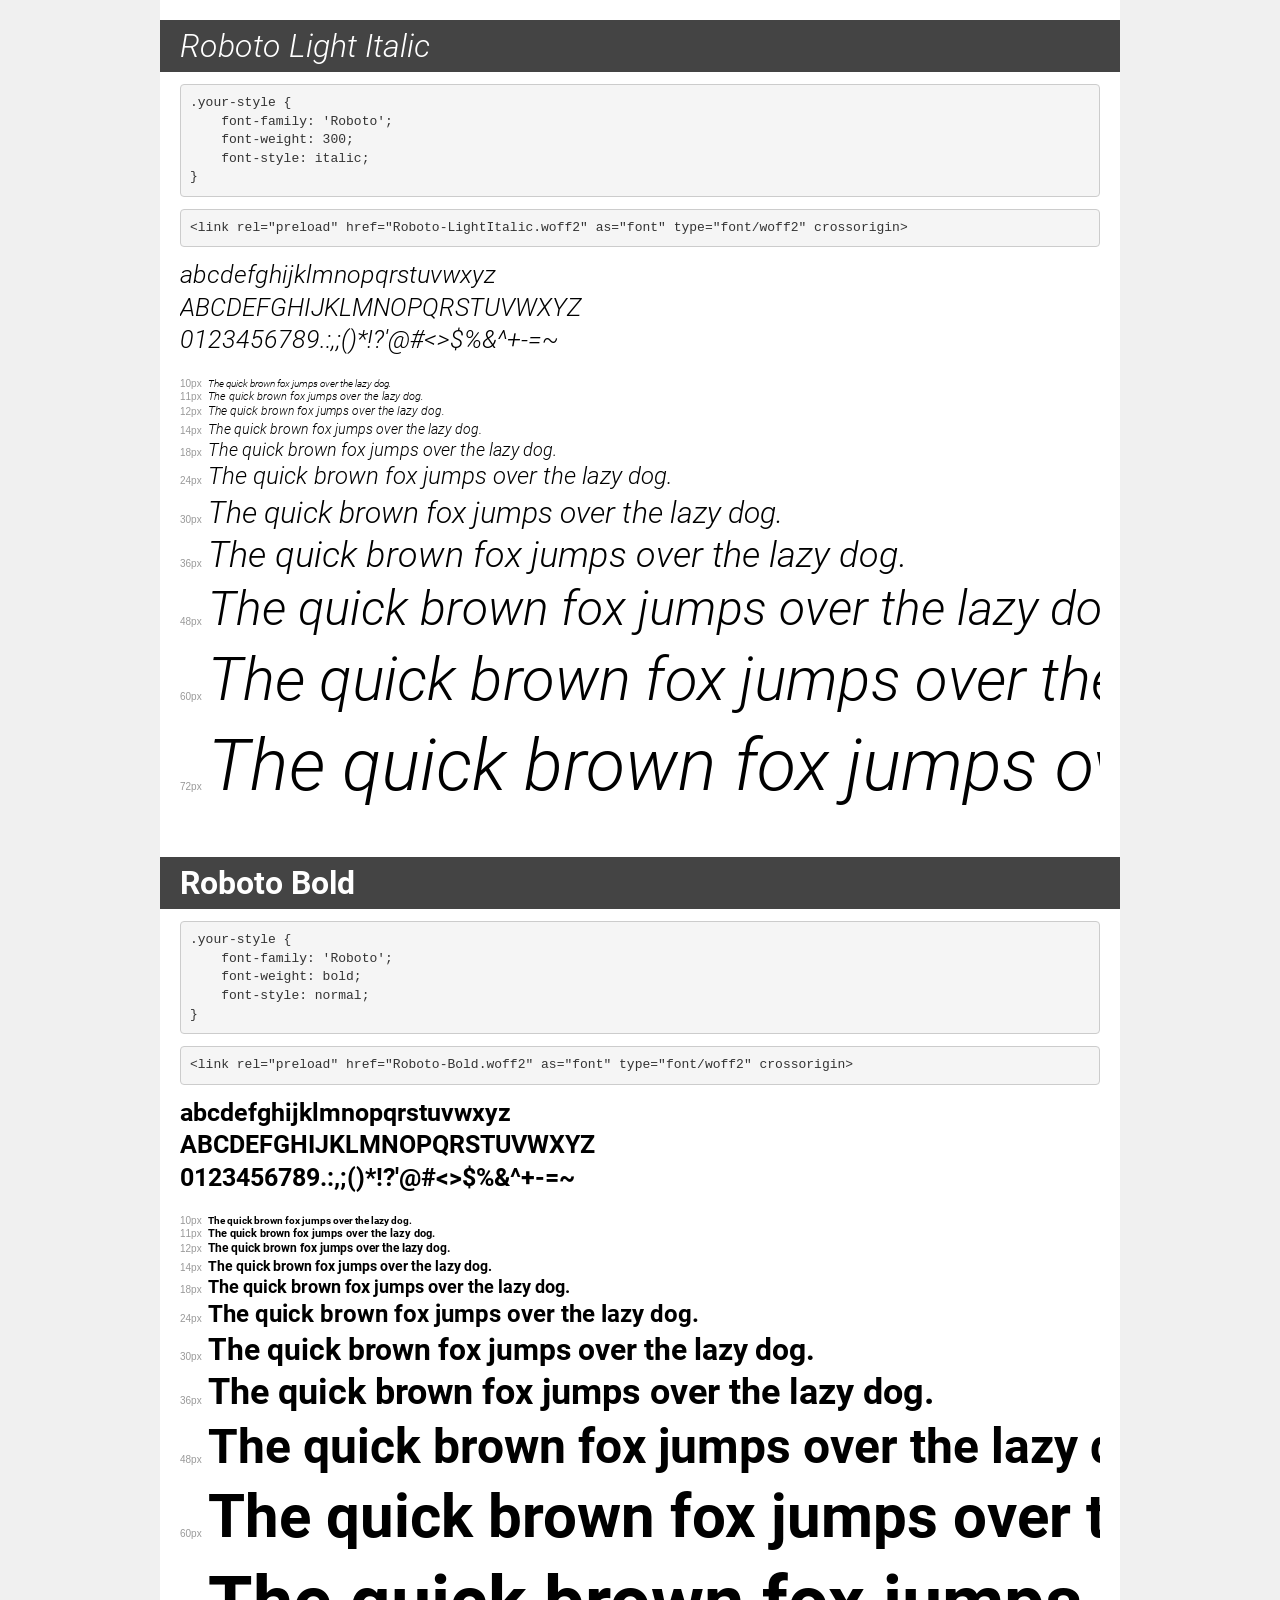
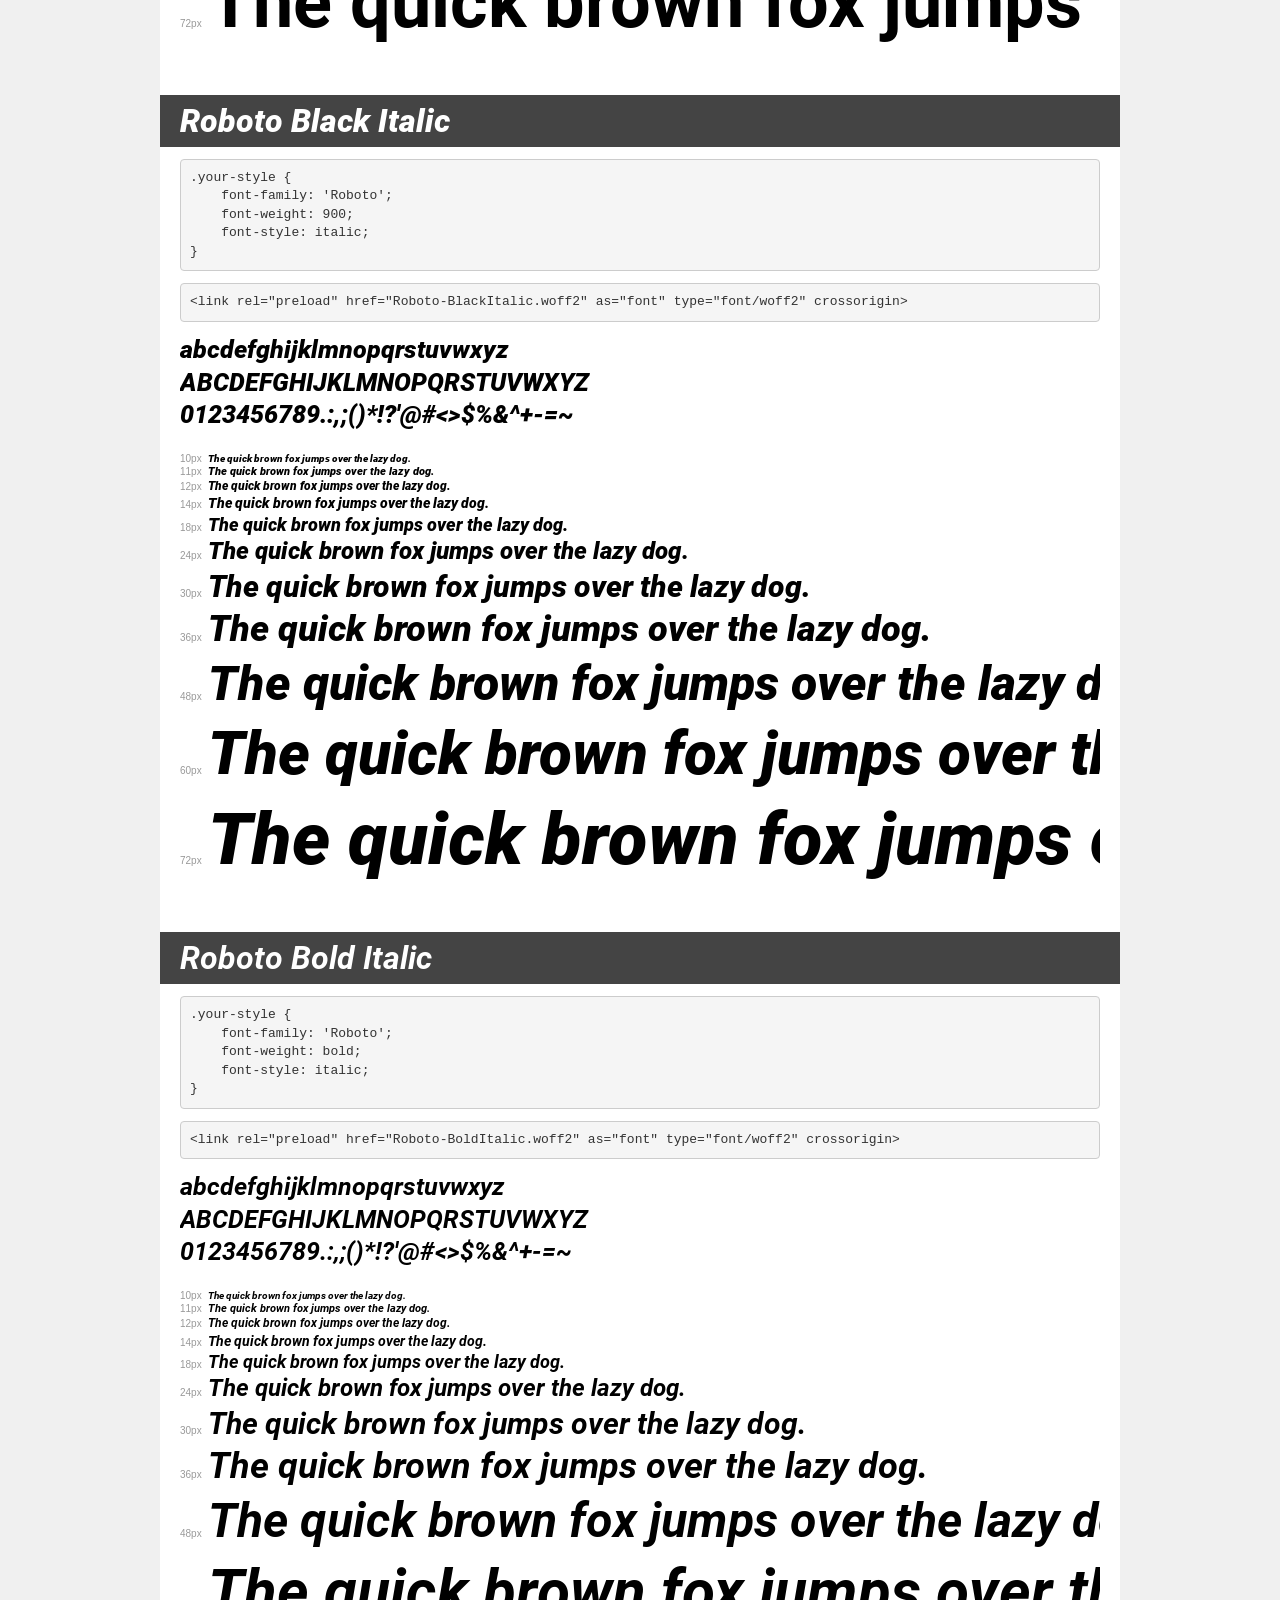
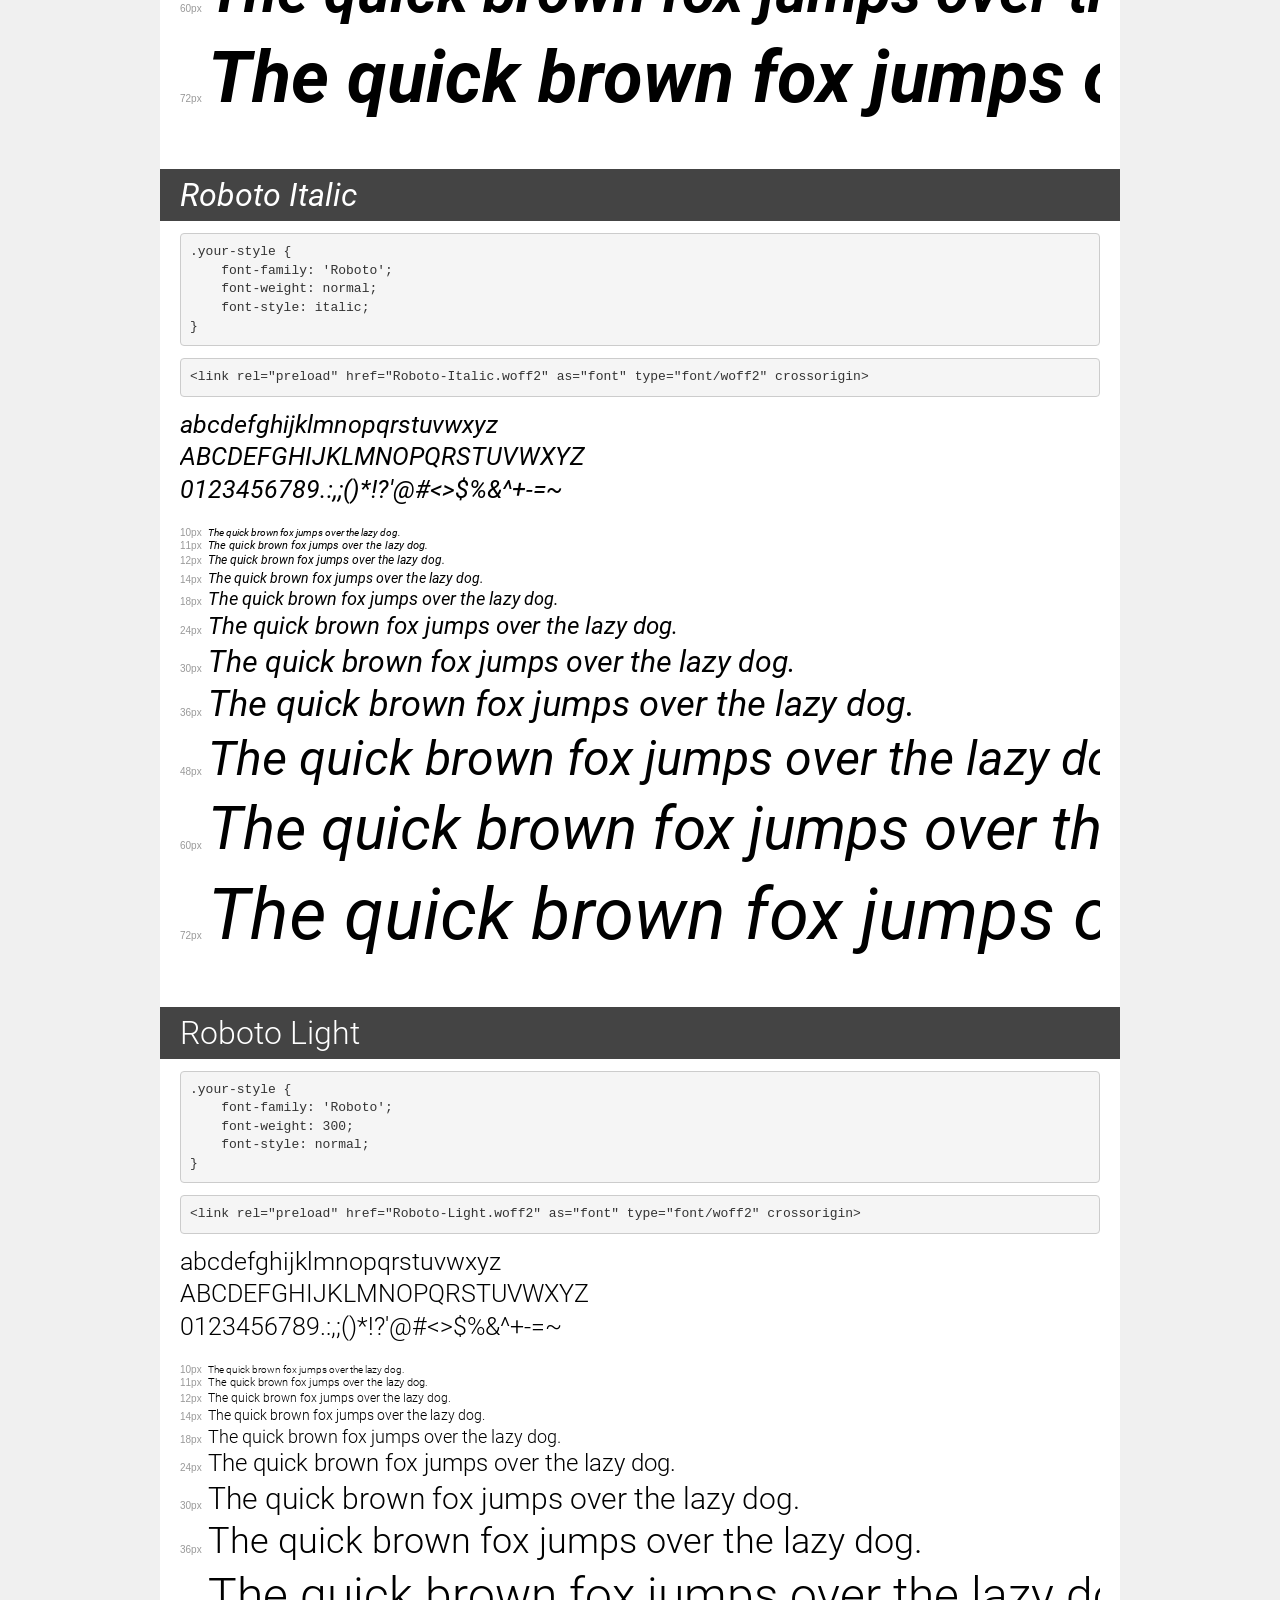
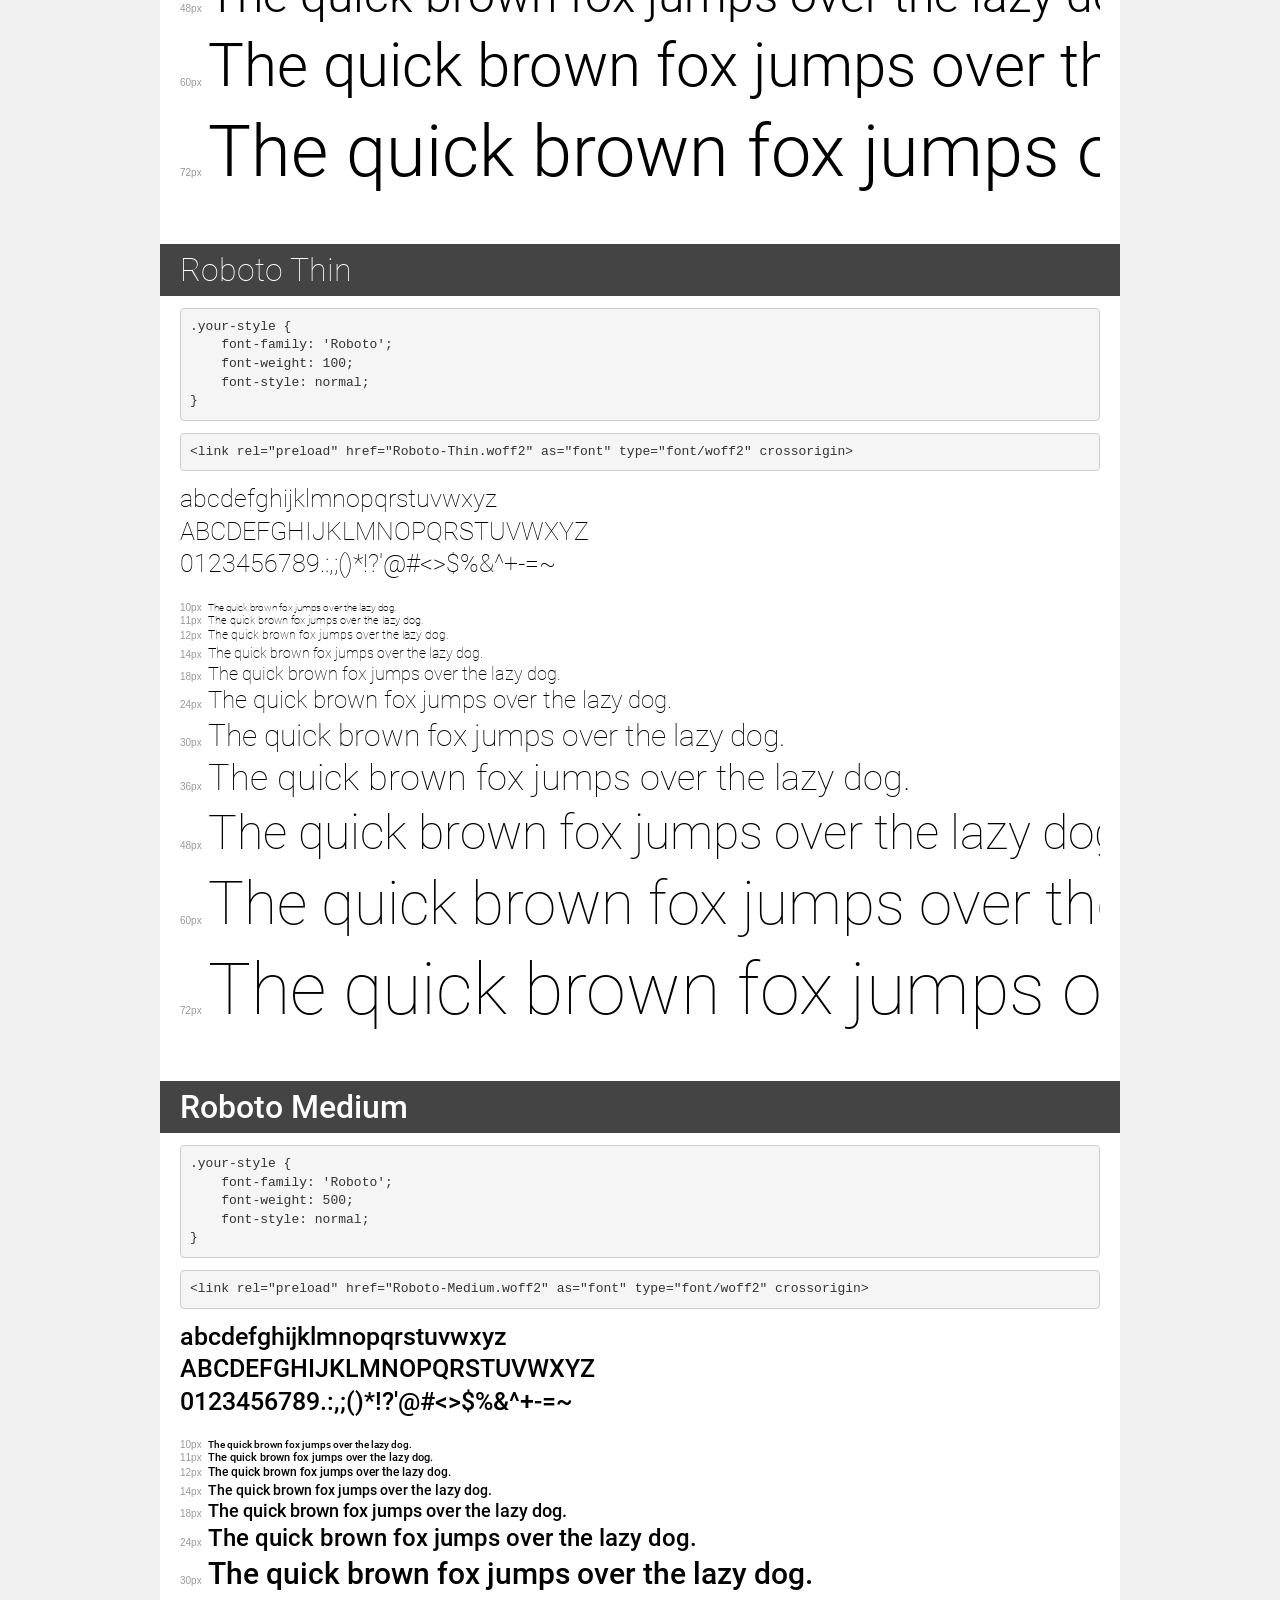
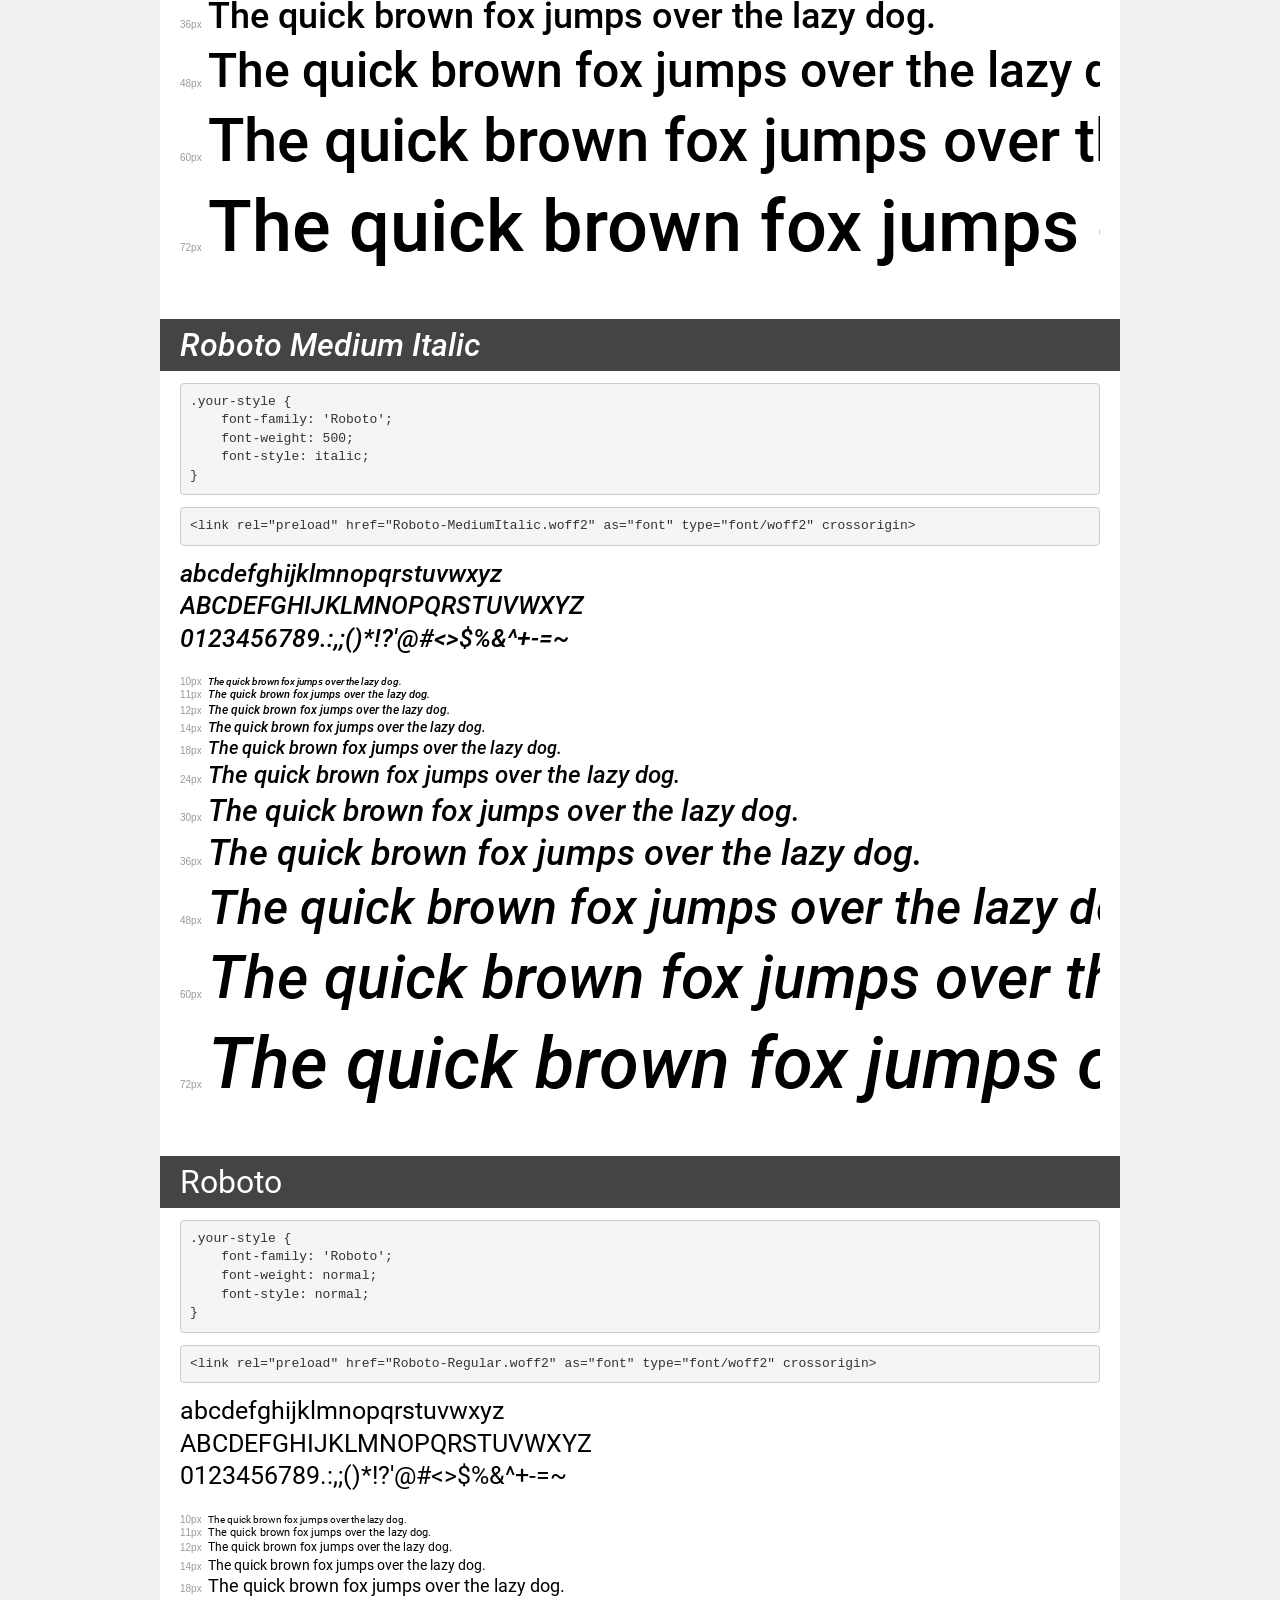
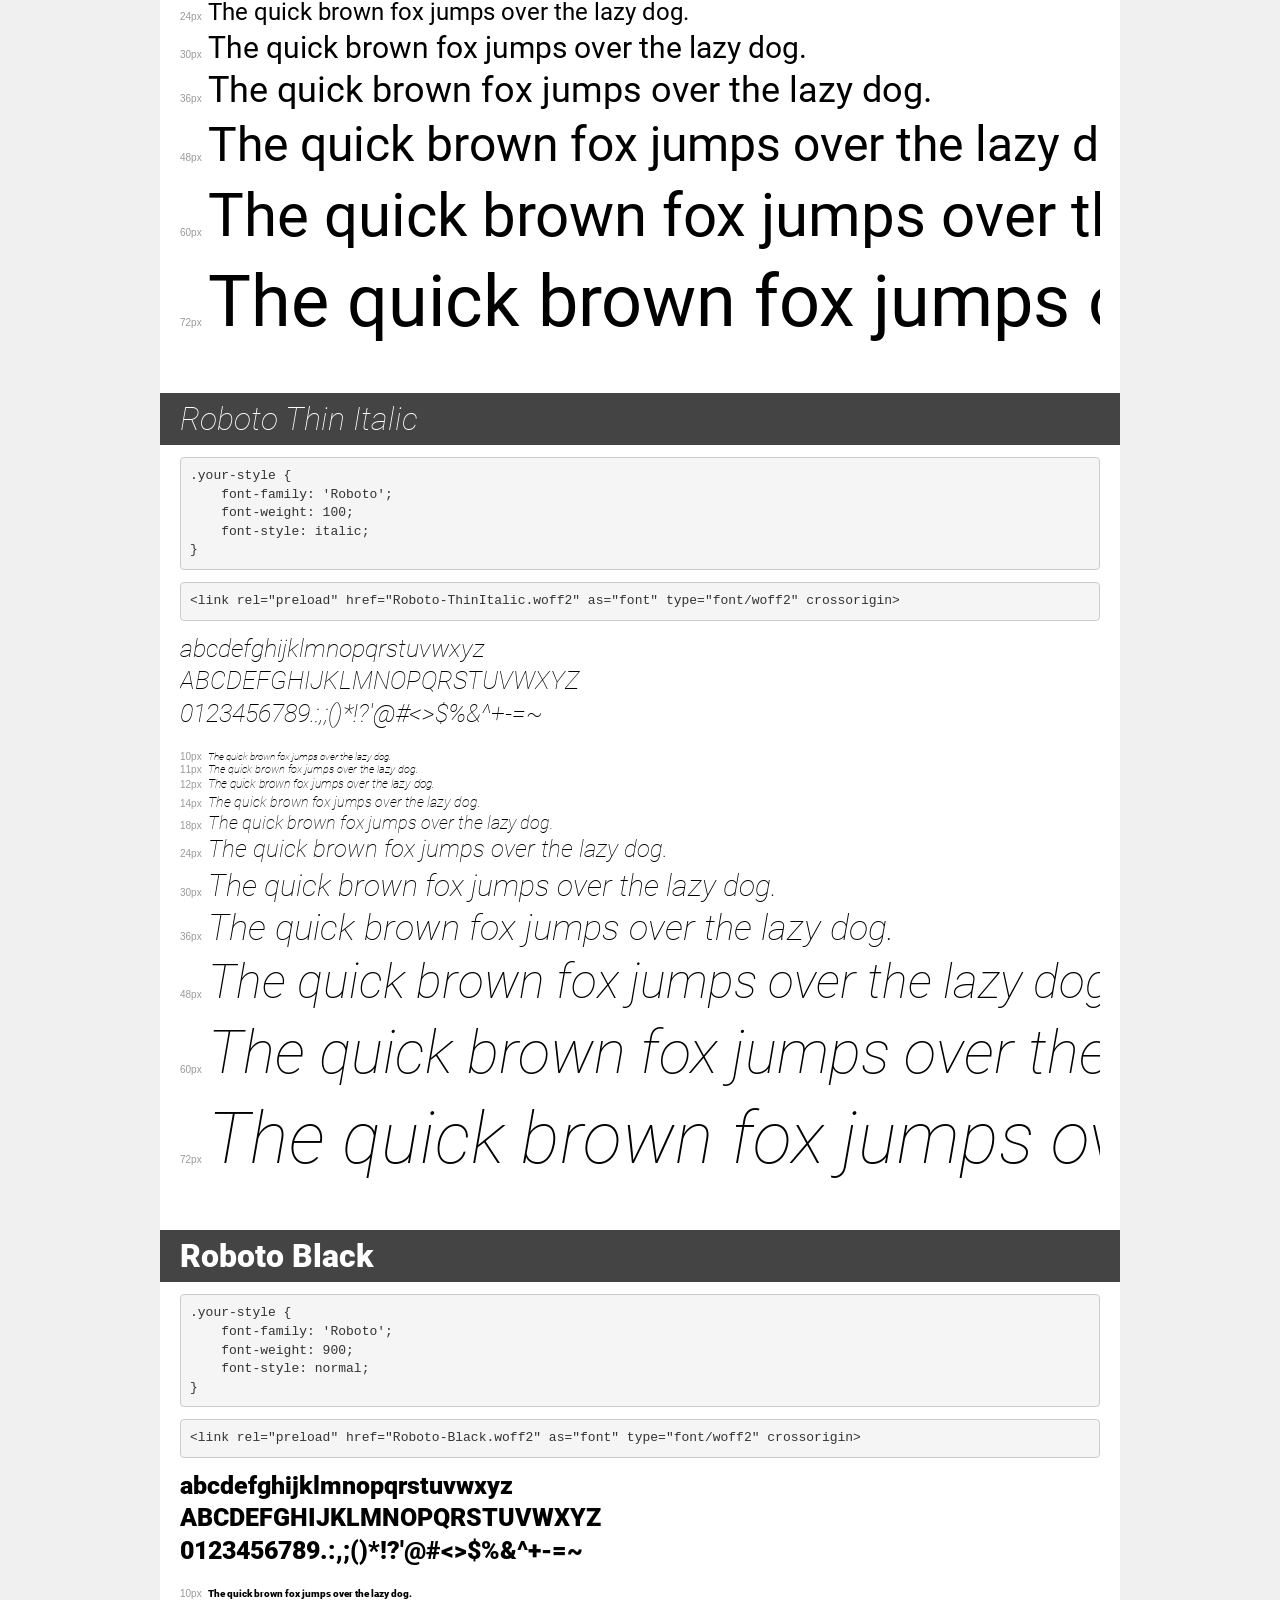
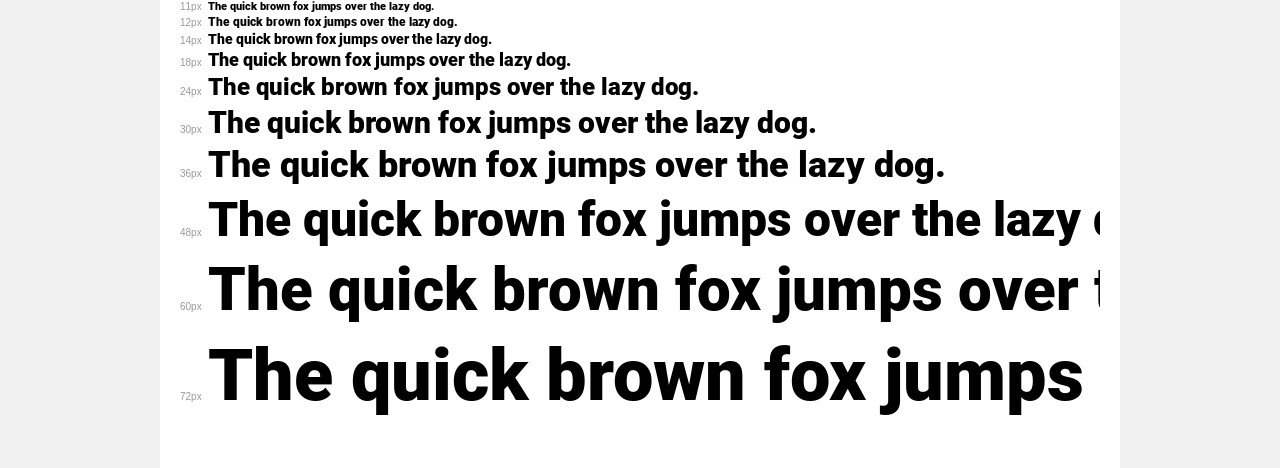
<file: fonts/demo.html>
<!DOCTYPE html>
<html lang="en">
<head>
    <meta charset="utf-8">
    <meta http-equiv="X-UA-Compatible" content="IE=edge">
    <meta name="viewport" content="width=device-width, initial-scale=1">
    <meta name="robots" content="noindex, noarchive">
    <meta name="format-detection" content="telephone=no">
    <title>Transfonter demo</title>
    <link href="stylesheet.css" rel="stylesheet">
    <style>
        /*
        http://meyerweb.com/eric/tools/css/reset/
        v2.0 | 20110126
        License: none (public domain)
        */
        html, body, div, span, applet, object, iframe,
        h1, h2, h3, h4, h5, h6, p, blockquote, pre,
        a, abbr, acronym, address, big, cite, code,
        del, dfn, em, img, ins, kbd, q, s, samp,
        small, strike, strong, sub, sup, tt, var,
        b, u, i, center,
        dl, dt, dd, ol, ul, li,
        fieldset, form, label, legend,
        table, caption, tbody, tfoot, thead, tr, th, td,
        article, aside, canvas, details, embed,
        figure, figcaption, footer, header, hgroup,
        menu, nav, output, ruby, section, summary,
        time, mark, audio, video {
            margin: 0;
            padding: 0;
            border: 0;
            font-size: 100%;
            font: inherit;
            vertical-align: baseline;
        }
        /* HTML5 display-role reset for older browsers */
        article, aside, details, figcaption, figure,
        footer, header, hgroup, menu, nav, section {
            display: block;
        }
        body {
            line-height: 1;
        }
        ol, ul {
            list-style: none;
        }
        blockquote, q {
            quotes: none;
        }
        blockquote:before, blockquote:after,
        q:before, q:after {
            content: '';
            content: none;
        }
        table {
            border-collapse: collapse;
            border-spacing: 0;
        }
        /* demo styles */
        body {
            background: #f0f0f0;
            color: #000;
        }
        .page {
            background: #fff;
            width: 920px;
            margin: 0 auto;
            padding: 20px 20px 0 20px;
            overflow: hidden;
        }
        .font-container {
            overflow-x: auto;
            overflow-y: hidden;
            margin-bottom: 40px;
            line-height: 1.3;
            white-space: nowrap;
            padding-bottom: 5px;
        }
        h1 {
            position: relative;
            background: #444;
            font-size: 32px;
            color: #fff;
            padding: 10px 20px;
            margin: 0 -20px 12px -20px;
        }
        .letters {
            font-size: 25px;
            margin-bottom: 20px;
        }
        .s10:before {
            content: '10px';
        }
        .s11:before {
            content: '11px';
        }
        .s12:before {
            content: '12px';
        }
        .s14:before {
            content: '14px';
        }
        .s18:before {
            content: '18px';
        }
        .s24:before {
            content: '24px';
        }
        .s30:before {
            content: '30px';
        }
        .s36:before {
            content: '36px';
        }
        .s48:before {
            content: '48px';
        }
        .s60:before {
            content: '60px';
        }
        .s72:before {
            content: '72px';
        }
        .s10:before, .s11:before, .s12:before, .s14:before,
        .s18:before, .s24:before, .s30:before, .s36:before,
        .s48:before, .s60:before, .s72:before {
            font-family: Arial, sans-serif;
            font-size: 10px;
            font-weight: normal;
            font-style: normal;
            color: #999;
            padding-right: 6px;
        }
        pre {
            display: block;
            padding: 9px;
            margin: 0 0 12px;
            font-family: Monaco, Menlo, Consolas, "Courier New", monospace;
            font-size: 13px;
            line-height: 1.428571429;
            color: #333;
            font-weight: normal;
            font-style: normal;
            background-color: #f5f5f5;
            border: 1px solid #ccc;
            overflow-x: auto;
            border-radius: 4px;
        }
        /* responsive */
        @media (max-width: 959px) {
            .page {
                width: auto;
                margin: 0;
            }
        }
    </style>
</head>
<body>
<div class="page">
    <div class="demo">
        <h1 style="font-family: 'Roboto'; font-weight: 300; font-style: italic;">Roboto Light Italic</h1>
        <pre title="Usage">.your-style {
    font-family: 'Roboto';
    font-weight: 300;
    font-style: italic;
}</pre>
        <pre title="Preload (optional)">
&lt;link rel=&quot;preload&quot; href=&quot;Roboto-LightItalic.woff2&quot; as=&quot;font&quot; type=&quot;font/woff2&quot; crossorigin&gt;</pre>
        <div class="font-container" style="font-family: 'Roboto'; font-weight: 300; font-style: italic;">
            <p class="letters">
                abcdefghijklmnopqrstuvwxyz<br>
ABCDEFGHIJKLMNOPQRSTUVWXYZ<br>
                0123456789.:,;()*!?'@#&lt;&gt;$%&^+-=~
            </p>
            <p class="s10" style="font-size: 10px;">The quick brown fox jumps over the lazy dog.</p>
            <p class="s11" style="font-size: 11px;">The quick brown fox jumps over the lazy dog.</p>
            <p class="s12" style="font-size: 12px;">The quick brown fox jumps over the lazy dog.</p>
            <p class="s14" style="font-size: 14px;">The quick brown fox jumps over the lazy dog.</p>
            <p class="s18" style="font-size: 18px;">The quick brown fox jumps over the lazy dog.</p>
            <p class="s24" style="font-size: 24px;">The quick brown fox jumps over the lazy dog.</p>
            <p class="s30" style="font-size: 30px;">The quick brown fox jumps over the lazy dog.</p>
            <p class="s36" style="font-size: 36px;">The quick brown fox jumps over the lazy dog.</p>
            <p class="s48" style="font-size: 48px;">The quick brown fox jumps over the lazy dog.</p>
            <p class="s60" style="font-size: 60px;">The quick brown fox jumps over the lazy dog.</p>
            <p class="s72" style="font-size: 72px;">The quick brown fox jumps over the lazy dog.</p>
        </div>
    </div>

    <div class="demo">
        <h1 style="font-family: 'Roboto'; font-weight: bold; font-style: normal;">Roboto Bold</h1>
        <pre title="Usage">.your-style {
    font-family: 'Roboto';
    font-weight: bold;
    font-style: normal;
}</pre>
        <pre title="Preload (optional)">
&lt;link rel=&quot;preload&quot; href=&quot;Roboto-Bold.woff2&quot; as=&quot;font&quot; type=&quot;font/woff2&quot; crossorigin&gt;</pre>
        <div class="font-container" style="font-family: 'Roboto'; font-weight: bold; font-style: normal;">
            <p class="letters">
                abcdefghijklmnopqrstuvwxyz<br>
ABCDEFGHIJKLMNOPQRSTUVWXYZ<br>
                0123456789.:,;()*!?'@#&lt;&gt;$%&^+-=~
            </p>
            <p class="s10" style="font-size: 10px;">The quick brown fox jumps over the lazy dog.</p>
            <p class="s11" style="font-size: 11px;">The quick brown fox jumps over the lazy dog.</p>
            <p class="s12" style="font-size: 12px;">The quick brown fox jumps over the lazy dog.</p>
            <p class="s14" style="font-size: 14px;">The quick brown fox jumps over the lazy dog.</p>
            <p class="s18" style="font-size: 18px;">The quick brown fox jumps over the lazy dog.</p>
            <p class="s24" style="font-size: 24px;">The quick brown fox jumps over the lazy dog.</p>
            <p class="s30" style="font-size: 30px;">The quick brown fox jumps over the lazy dog.</p>
            <p class="s36" style="font-size: 36px;">The quick brown fox jumps over the lazy dog.</p>
            <p class="s48" style="font-size: 48px;">The quick brown fox jumps over the lazy dog.</p>
            <p class="s60" style="font-size: 60px;">The quick brown fox jumps over the lazy dog.</p>
            <p class="s72" style="font-size: 72px;">The quick brown fox jumps over the lazy dog.</p>
        </div>
    </div>

    <div class="demo">
        <h1 style="font-family: 'Roboto'; font-weight: 900; font-style: italic;">Roboto Black Italic</h1>
        <pre title="Usage">.your-style {
    font-family: 'Roboto';
    font-weight: 900;
    font-style: italic;
}</pre>
        <pre title="Preload (optional)">
&lt;link rel=&quot;preload&quot; href=&quot;Roboto-BlackItalic.woff2&quot; as=&quot;font&quot; type=&quot;font/woff2&quot; crossorigin&gt;</pre>
        <div class="font-container" style="font-family: 'Roboto'; font-weight: 900; font-style: italic;">
            <p class="letters">
                abcdefghijklmnopqrstuvwxyz<br>
ABCDEFGHIJKLMNOPQRSTUVWXYZ<br>
                0123456789.:,;()*!?'@#&lt;&gt;$%&^+-=~
            </p>
            <p class="s10" style="font-size: 10px;">The quick brown fox jumps over the lazy dog.</p>
            <p class="s11" style="font-size: 11px;">The quick brown fox jumps over the lazy dog.</p>
            <p class="s12" style="font-size: 12px;">The quick brown fox jumps over the lazy dog.</p>
            <p class="s14" style="font-size: 14px;">The quick brown fox jumps over the lazy dog.</p>
            <p class="s18" style="font-size: 18px;">The quick brown fox jumps over the lazy dog.</p>
            <p class="s24" style="font-size: 24px;">The quick brown fox jumps over the lazy dog.</p>
            <p class="s30" style="font-size: 30px;">The quick brown fox jumps over the lazy dog.</p>
            <p class="s36" style="font-size: 36px;">The quick brown fox jumps over the lazy dog.</p>
            <p class="s48" style="font-size: 48px;">The quick brown fox jumps over the lazy dog.</p>
            <p class="s60" style="font-size: 60px;">The quick brown fox jumps over the lazy dog.</p>
            <p class="s72" style="font-size: 72px;">The quick brown fox jumps over the lazy dog.</p>
        </div>
    </div>

    <div class="demo">
        <h1 style="font-family: 'Roboto'; font-weight: bold; font-style: italic;">Roboto Bold Italic</h1>
        <pre title="Usage">.your-style {
    font-family: 'Roboto';
    font-weight: bold;
    font-style: italic;
}</pre>
        <pre title="Preload (optional)">
&lt;link rel=&quot;preload&quot; href=&quot;Roboto-BoldItalic.woff2&quot; as=&quot;font&quot; type=&quot;font/woff2&quot; crossorigin&gt;</pre>
        <div class="font-container" style="font-family: 'Roboto'; font-weight: bold; font-style: italic;">
            <p class="letters">
                abcdefghijklmnopqrstuvwxyz<br>
ABCDEFGHIJKLMNOPQRSTUVWXYZ<br>
                0123456789.:,;()*!?'@#&lt;&gt;$%&^+-=~
            </p>
            <p class="s10" style="font-size: 10px;">The quick brown fox jumps over the lazy dog.</p>
            <p class="s11" style="font-size: 11px;">The quick brown fox jumps over the lazy dog.</p>
            <p class="s12" style="font-size: 12px;">The quick brown fox jumps over the lazy dog.</p>
            <p class="s14" style="font-size: 14px;">The quick brown fox jumps over the lazy dog.</p>
            <p class="s18" style="font-size: 18px;">The quick brown fox jumps over the lazy dog.</p>
            <p class="s24" style="font-size: 24px;">The quick brown fox jumps over the lazy dog.</p>
            <p class="s30" style="font-size: 30px;">The quick brown fox jumps over the lazy dog.</p>
            <p class="s36" style="font-size: 36px;">The quick brown fox jumps over the lazy dog.</p>
            <p class="s48" style="font-size: 48px;">The quick brown fox jumps over the lazy dog.</p>
            <p class="s60" style="font-size: 60px;">The quick brown fox jumps over the lazy dog.</p>
            <p class="s72" style="font-size: 72px;">The quick brown fox jumps over the lazy dog.</p>
        </div>
    </div>

    <div class="demo">
        <h1 style="font-family: 'Roboto'; font-weight: normal; font-style: italic;">Roboto Italic</h1>
        <pre title="Usage">.your-style {
    font-family: 'Roboto';
    font-weight: normal;
    font-style: italic;
}</pre>
        <pre title="Preload (optional)">
&lt;link rel=&quot;preload&quot; href=&quot;Roboto-Italic.woff2&quot; as=&quot;font&quot; type=&quot;font/woff2&quot; crossorigin&gt;</pre>
        <div class="font-container" style="font-family: 'Roboto'; font-weight: normal; font-style: italic;">
            <p class="letters">
                abcdefghijklmnopqrstuvwxyz<br>
ABCDEFGHIJKLMNOPQRSTUVWXYZ<br>
                0123456789.:,;()*!?'@#&lt;&gt;$%&^+-=~
            </p>
            <p class="s10" style="font-size: 10px;">The quick brown fox jumps over the lazy dog.</p>
            <p class="s11" style="font-size: 11px;">The quick brown fox jumps over the lazy dog.</p>
            <p class="s12" style="font-size: 12px;">The quick brown fox jumps over the lazy dog.</p>
            <p class="s14" style="font-size: 14px;">The quick brown fox jumps over the lazy dog.</p>
            <p class="s18" style="font-size: 18px;">The quick brown fox jumps over the lazy dog.</p>
            <p class="s24" style="font-size: 24px;">The quick brown fox jumps over the lazy dog.</p>
            <p class="s30" style="font-size: 30px;">The quick brown fox jumps over the lazy dog.</p>
            <p class="s36" style="font-size: 36px;">The quick brown fox jumps over the lazy dog.</p>
            <p class="s48" style="font-size: 48px;">The quick brown fox jumps over the lazy dog.</p>
            <p class="s60" style="font-size: 60px;">The quick brown fox jumps over the lazy dog.</p>
            <p class="s72" style="font-size: 72px;">The quick brown fox jumps over the lazy dog.</p>
        </div>
    </div>

    <div class="demo">
        <h1 style="font-family: 'Roboto'; font-weight: 300; font-style: normal;">Roboto Light</h1>
        <pre title="Usage">.your-style {
    font-family: 'Roboto';
    font-weight: 300;
    font-style: normal;
}</pre>
        <pre title="Preload (optional)">
&lt;link rel=&quot;preload&quot; href=&quot;Roboto-Light.woff2&quot; as=&quot;font&quot; type=&quot;font/woff2&quot; crossorigin&gt;</pre>
        <div class="font-container" style="font-family: 'Roboto'; font-weight: 300; font-style: normal;">
            <p class="letters">
                abcdefghijklmnopqrstuvwxyz<br>
ABCDEFGHIJKLMNOPQRSTUVWXYZ<br>
                0123456789.:,;()*!?'@#&lt;&gt;$%&^+-=~
            </p>
            <p class="s10" style="font-size: 10px;">The quick brown fox jumps over the lazy dog.</p>
            <p class="s11" style="font-size: 11px;">The quick brown fox jumps over the lazy dog.</p>
            <p class="s12" style="font-size: 12px;">The quick brown fox jumps over the lazy dog.</p>
            <p class="s14" style="font-size: 14px;">The quick brown fox jumps over the lazy dog.</p>
            <p class="s18" style="font-size: 18px;">The quick brown fox jumps over the lazy dog.</p>
            <p class="s24" style="font-size: 24px;">The quick brown fox jumps over the lazy dog.</p>
            <p class="s30" style="font-size: 30px;">The quick brown fox jumps over the lazy dog.</p>
            <p class="s36" style="font-size: 36px;">The quick brown fox jumps over the lazy dog.</p>
            <p class="s48" style="font-size: 48px;">The quick brown fox jumps over the lazy dog.</p>
            <p class="s60" style="font-size: 60px;">The quick brown fox jumps over the lazy dog.</p>
            <p class="s72" style="font-size: 72px;">The quick brown fox jumps over the lazy dog.</p>
        </div>
    </div>

    <div class="demo">
        <h1 style="font-family: 'Roboto'; font-weight: 100; font-style: normal;">Roboto Thin</h1>
        <pre title="Usage">.your-style {
    font-family: 'Roboto';
    font-weight: 100;
    font-style: normal;
}</pre>
        <pre title="Preload (optional)">
&lt;link rel=&quot;preload&quot; href=&quot;Roboto-Thin.woff2&quot; as=&quot;font&quot; type=&quot;font/woff2&quot; crossorigin&gt;</pre>
        <div class="font-container" style="font-family: 'Roboto'; font-weight: 100; font-style: normal;">
            <p class="letters">
                abcdefghijklmnopqrstuvwxyz<br>
ABCDEFGHIJKLMNOPQRSTUVWXYZ<br>
                0123456789.:,;()*!?'@#&lt;&gt;$%&^+-=~
            </p>
            <p class="s10" style="font-size: 10px;">The quick brown fox jumps over the lazy dog.</p>
            <p class="s11" style="font-size: 11px;">The quick brown fox jumps over the lazy dog.</p>
            <p class="s12" style="font-size: 12px;">The quick brown fox jumps over the lazy dog.</p>
            <p class="s14" style="font-size: 14px;">The quick brown fox jumps over the lazy dog.</p>
            <p class="s18" style="font-size: 18px;">The quick brown fox jumps over the lazy dog.</p>
            <p class="s24" style="font-size: 24px;">The quick brown fox jumps over the lazy dog.</p>
            <p class="s30" style="font-size: 30px;">The quick brown fox jumps over the lazy dog.</p>
            <p class="s36" style="font-size: 36px;">The quick brown fox jumps over the lazy dog.</p>
            <p class="s48" style="font-size: 48px;">The quick brown fox jumps over the lazy dog.</p>
            <p class="s60" style="font-size: 60px;">The quick brown fox jumps over the lazy dog.</p>
            <p class="s72" style="font-size: 72px;">The quick brown fox jumps over the lazy dog.</p>
        </div>
    </div>

    <div class="demo">
        <h1 style="font-family: 'Roboto'; font-weight: 500; font-style: normal;">Roboto Medium</h1>
        <pre title="Usage">.your-style {
    font-family: 'Roboto';
    font-weight: 500;
    font-style: normal;
}</pre>
        <pre title="Preload (optional)">
&lt;link rel=&quot;preload&quot; href=&quot;Roboto-Medium.woff2&quot; as=&quot;font&quot; type=&quot;font/woff2&quot; crossorigin&gt;</pre>
        <div class="font-container" style="font-family: 'Roboto'; font-weight: 500; font-style: normal;">
            <p class="letters">
                abcdefghijklmnopqrstuvwxyz<br>
ABCDEFGHIJKLMNOPQRSTUVWXYZ<br>
                0123456789.:,;()*!?'@#&lt;&gt;$%&^+-=~
            </p>
            <p class="s10" style="font-size: 10px;">The quick brown fox jumps over the lazy dog.</p>
            <p class="s11" style="font-size: 11px;">The quick brown fox jumps over the lazy dog.</p>
            <p class="s12" style="font-size: 12px;">The quick brown fox jumps over the lazy dog.</p>
            <p class="s14" style="font-size: 14px;">The quick brown fox jumps over the lazy dog.</p>
            <p class="s18" style="font-size: 18px;">The quick brown fox jumps over the lazy dog.</p>
            <p class="s24" style="font-size: 24px;">The quick brown fox jumps over the lazy dog.</p>
            <p class="s30" style="font-size: 30px;">The quick brown fox jumps over the lazy dog.</p>
            <p class="s36" style="font-size: 36px;">The quick brown fox jumps over the lazy dog.</p>
            <p class="s48" style="font-size: 48px;">The quick brown fox jumps over the lazy dog.</p>
            <p class="s60" style="font-size: 60px;">The quick brown fox jumps over the lazy dog.</p>
            <p class="s72" style="font-size: 72px;">The quick brown fox jumps over the lazy dog.</p>
        </div>
    </div>

    <div class="demo">
        <h1 style="font-family: 'Roboto'; font-weight: 500; font-style: italic;">Roboto Medium Italic</h1>
        <pre title="Usage">.your-style {
    font-family: 'Roboto';
    font-weight: 500;
    font-style: italic;
}</pre>
        <pre title="Preload (optional)">
&lt;link rel=&quot;preload&quot; href=&quot;Roboto-MediumItalic.woff2&quot; as=&quot;font&quot; type=&quot;font/woff2&quot; crossorigin&gt;</pre>
        <div class="font-container" style="font-family: 'Roboto'; font-weight: 500; font-style: italic;">
            <p class="letters">
                abcdefghijklmnopqrstuvwxyz<br>
ABCDEFGHIJKLMNOPQRSTUVWXYZ<br>
                0123456789.:,;()*!?'@#&lt;&gt;$%&^+-=~
            </p>
            <p class="s10" style="font-size: 10px;">The quick brown fox jumps over the lazy dog.</p>
            <p class="s11" style="font-size: 11px;">The quick brown fox jumps over the lazy dog.</p>
            <p class="s12" style="font-size: 12px;">The quick brown fox jumps over the lazy dog.</p>
            <p class="s14" style="font-size: 14px;">The quick brown fox jumps over the lazy dog.</p>
            <p class="s18" style="font-size: 18px;">The quick brown fox jumps over the lazy dog.</p>
            <p class="s24" style="font-size: 24px;">The quick brown fox jumps over the lazy dog.</p>
            <p class="s30" style="font-size: 30px;">The quick brown fox jumps over the lazy dog.</p>
            <p class="s36" style="font-size: 36px;">The quick brown fox jumps over the lazy dog.</p>
            <p class="s48" style="font-size: 48px;">The quick brown fox jumps over the lazy dog.</p>
            <p class="s60" style="font-size: 60px;">The quick brown fox jumps over the lazy dog.</p>
            <p class="s72" style="font-size: 72px;">The quick brown fox jumps over the lazy dog.</p>
        </div>
    </div>

    <div class="demo">
        <h1 style="font-family: 'Roboto'; font-weight: normal; font-style: normal;">Roboto</h1>
        <pre title="Usage">.your-style {
    font-family: 'Roboto';
    font-weight: normal;
    font-style: normal;
}</pre>
        <pre title="Preload (optional)">
&lt;link rel=&quot;preload&quot; href=&quot;Roboto-Regular.woff2&quot; as=&quot;font&quot; type=&quot;font/woff2&quot; crossorigin&gt;</pre>
        <div class="font-container" style="font-family: 'Roboto'; font-weight: normal; font-style: normal;">
            <p class="letters">
                abcdefghijklmnopqrstuvwxyz<br>
ABCDEFGHIJKLMNOPQRSTUVWXYZ<br>
                0123456789.:,;()*!?'@#&lt;&gt;$%&^+-=~
            </p>
            <p class="s10" style="font-size: 10px;">The quick brown fox jumps over the lazy dog.</p>
            <p class="s11" style="font-size: 11px;">The quick brown fox jumps over the lazy dog.</p>
            <p class="s12" style="font-size: 12px;">The quick brown fox jumps over the lazy dog.</p>
            <p class="s14" style="font-size: 14px;">The quick brown fox jumps over the lazy dog.</p>
            <p class="s18" style="font-size: 18px;">The quick brown fox jumps over the lazy dog.</p>
            <p class="s24" style="font-size: 24px;">The quick brown fox jumps over the lazy dog.</p>
            <p class="s30" style="font-size: 30px;">The quick brown fox jumps over the lazy dog.</p>
            <p class="s36" style="font-size: 36px;">The quick brown fox jumps over the lazy dog.</p>
            <p class="s48" style="font-size: 48px;">The quick brown fox jumps over the lazy dog.</p>
            <p class="s60" style="font-size: 60px;">The quick brown fox jumps over the lazy dog.</p>
            <p class="s72" style="font-size: 72px;">The quick brown fox jumps over the lazy dog.</p>
        </div>
    </div>

    <div class="demo">
        <h1 style="font-family: 'Roboto'; font-weight: 100; font-style: italic;">Roboto Thin Italic</h1>
        <pre title="Usage">.your-style {
    font-family: 'Roboto';
    font-weight: 100;
    font-style: italic;
}</pre>
        <pre title="Preload (optional)">
&lt;link rel=&quot;preload&quot; href=&quot;Roboto-ThinItalic.woff2&quot; as=&quot;font&quot; type=&quot;font/woff2&quot; crossorigin&gt;</pre>
        <div class="font-container" style="font-family: 'Roboto'; font-weight: 100; font-style: italic;">
            <p class="letters">
                abcdefghijklmnopqrstuvwxyz<br>
ABCDEFGHIJKLMNOPQRSTUVWXYZ<br>
                0123456789.:,;()*!?'@#&lt;&gt;$%&^+-=~
            </p>
            <p class="s10" style="font-size: 10px;">The quick brown fox jumps over the lazy dog.</p>
            <p class="s11" style="font-size: 11px;">The quick brown fox jumps over the lazy dog.</p>
            <p class="s12" style="font-size: 12px;">The quick brown fox jumps over the lazy dog.</p>
            <p class="s14" style="font-size: 14px;">The quick brown fox jumps over the lazy dog.</p>
            <p class="s18" style="font-size: 18px;">The quick brown fox jumps over the lazy dog.</p>
            <p class="s24" style="font-size: 24px;">The quick brown fox jumps over the lazy dog.</p>
            <p class="s30" style="font-size: 30px;">The quick brown fox jumps over the lazy dog.</p>
            <p class="s36" style="font-size: 36px;">The quick brown fox jumps over the lazy dog.</p>
            <p class="s48" style="font-size: 48px;">The quick brown fox jumps over the lazy dog.</p>
            <p class="s60" style="font-size: 60px;">The quick brown fox jumps over the lazy dog.</p>
            <p class="s72" style="font-size: 72px;">The quick brown fox jumps over the lazy dog.</p>
        </div>
    </div>

    <div class="demo">
        <h1 style="font-family: 'Roboto'; font-weight: 900; font-style: normal;">Roboto Black</h1>
        <pre title="Usage">.your-style {
    font-family: 'Roboto';
    font-weight: 900;
    font-style: normal;
}</pre>
        <pre title="Preload (optional)">
&lt;link rel=&quot;preload&quot; href=&quot;Roboto-Black.woff2&quot; as=&quot;font&quot; type=&quot;font/woff2&quot; crossorigin&gt;</pre>
        <div class="font-container" style="font-family: 'Roboto'; font-weight: 900; font-style: normal;">
            <p class="letters">
                abcdefghijklmnopqrstuvwxyz<br>
ABCDEFGHIJKLMNOPQRSTUVWXYZ<br>
                0123456789.:,;()*!?'@#&lt;&gt;$%&^+-=~
            </p>
            <p class="s10" style="font-size: 10px;">The quick brown fox jumps over the lazy dog.</p>
            <p class="s11" style="font-size: 11px;">The quick brown fox jumps over the lazy dog.</p>
            <p class="s12" style="font-size: 12px;">The quick brown fox jumps over the lazy dog.</p>
            <p class="s14" style="font-size: 14px;">The quick brown fox jumps over the lazy dog.</p>
            <p class="s18" style="font-size: 18px;">The quick brown fox jumps over the lazy dog.</p>
            <p class="s24" style="font-size: 24px;">The quick brown fox jumps over the lazy dog.</p>
            <p class="s30" style="font-size: 30px;">The quick brown fox jumps over the lazy dog.</p>
            <p class="s36" style="font-size: 36px;">The quick brown fox jumps over the lazy dog.</p>
            <p class="s48" style="font-size: 48px;">The quick brown fox jumps over the lazy dog.</p>
            <p class="s60" style="font-size: 60px;">The quick brown fox jumps over the lazy dog.</p>
            <p class="s72" style="font-size: 72px;">The quick brown fox jumps over the lazy dog.</p>
        </div>
    </div>

</div>
</body>
</html>
</file>
<file: fonts/stylesheet.css>
@font-face {
    font-family: 'Roboto';
    src: url('Roboto-LightItalic.woff2') format('woff2'),
        url('Roboto-LightItalic.woff') format('woff');
    font-weight: 300;
    font-style: italic;
    font-display: swap;
}

@font-face {
    font-family: 'Roboto';
    src: url('Roboto-Bold.woff2') format('woff2'),
        url('Roboto-Bold.woff') format('woff');
    font-weight: bold;
    font-style: normal;
    font-display: swap;
}

@font-face {
    font-family: 'Roboto';
    src: url('Roboto-BlackItalic.woff2') format('woff2'),
        url('Roboto-BlackItalic.woff') format('woff');
    font-weight: 900;
    font-style: italic;
    font-display: swap;
}

@font-face {
    font-family: 'Roboto';
    src: url('Roboto-BoldItalic.woff2') format('woff2'),
        url('Roboto-BoldItalic.woff') format('woff');
    font-weight: bold;
    font-style: italic;
    font-display: swap;
}

@font-face {
    font-family: 'Roboto';
    src: url('Roboto-Italic.woff2') format('woff2'),
        url('Roboto-Italic.woff') format('woff');
    font-weight: normal;
    font-style: italic;
    font-display: swap;
}

@font-face {
    font-family: 'Roboto';
    src: url('Roboto-Light.woff2') format('woff2'),
        url('Roboto-Light.woff') format('woff');
    font-weight: 300;
    font-style: normal;
    font-display: swap;
}

@font-face {
    font-family: 'Roboto';
    src: url('Roboto-Thin.woff2') format('woff2'),
        url('Roboto-Thin.woff') format('woff');
    font-weight: 100;
    font-style: normal;
    font-display: swap;
}

@font-face {
    font-family: 'Roboto';
    src: url('Roboto-Medium.woff2') format('woff2'),
        url('Roboto-Medium.woff') format('woff');
    font-weight: 500;
    font-style: normal;
    font-display: swap;
}

@font-face {
    font-family: 'Roboto';
    src: url('Roboto-MediumItalic.woff2') format('woff2'),
        url('Roboto-MediumItalic.woff') format('woff');
    font-weight: 500;
    font-style: italic;
    font-display: swap;
}

@font-face {
    font-family: 'Roboto';
    src: url('Roboto-Regular.woff2') format('woff2'),
        url('Roboto-Regular.woff') format('woff');
    font-weight: normal;
    font-style: normal;
    font-display: swap;
}

@font-face {
    font-family: 'Roboto';
    src: url('Roboto-ThinItalic.woff2') format('woff2'),
        url('Roboto-ThinItalic.woff') format('woff');
    font-weight: 100;
    font-style: italic;
    font-display: swap;
}

@font-face {
    font-family: 'Roboto';
    src: url('Roboto-Black.woff2') format('woff2'),
        url('Roboto-Black.woff') format('woff');
    font-weight: 900;
    font-style: normal;
    font-display: swap;
}
</file>
